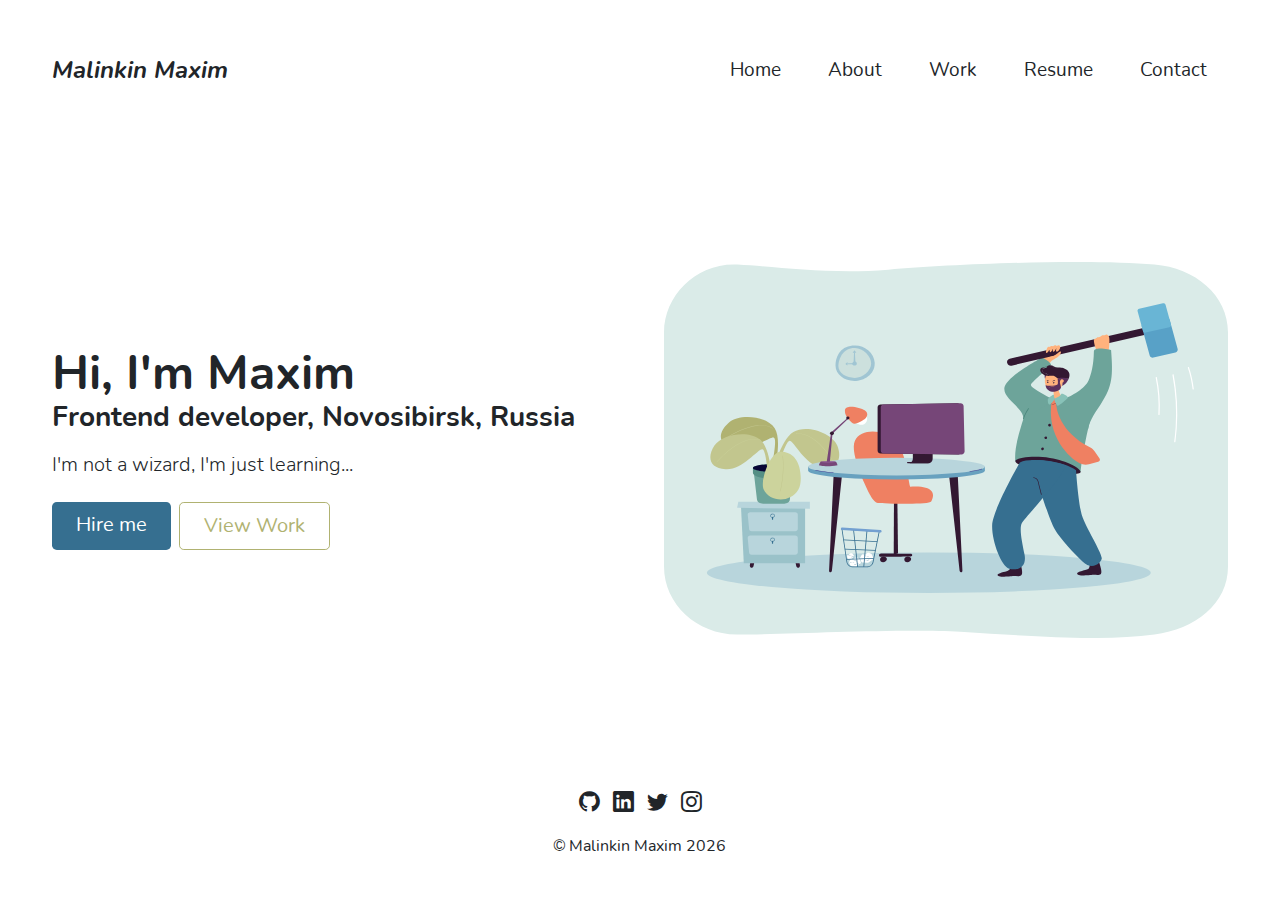
<file: index.html>
<!DOCTYPE html>
<html lang="en" dir="ltr">
  <head>
    <meta charset="utf-8">
    <meta name="viewport" content="width=device-width, initial-scale=1.0">
    <title>Portfolio</title>
    <link rel="stylesheet" href="css/normalize8.0.1.css">
    <link rel="stylesheet" href="css/bootstrap.min.css">
    <link rel="stylesheet" href="fonts/bootstrap-icons.css">
    <link rel="stylesheet" href="fonts/nunito/nunito.css">
    <link rel="stylesheet" href="css/main.css">
    <!--[if lt IE 9]>
      <script src="js/html5shiv.js"></script>
      <script src="js/respond.min.js"></script>
    <![endif]-->
    <script defer src="js/bootstrap.min.js" charset="utf-8"></script>
    <script defer src="js/main.js" charset="utf-8"></script>
  </head>
  <body>
    <header id="header" class="header">
      <div class="container">
        <nav class="header-nav d-flex justify-content-between align-items-center py-sm-4 pb-sm-5">
          <a class="header-nav__logo" href="index.html">Malinkin Maxim</a>
          <a href="#" id="open-menu" class="open-menu"><i class="bi bi-list"></i></a>
          <a href="#" id="closed-menu" class="closed-menu"><i class="bi bi-x"></i></a>
          <div id="header-nav-container" class="header-nav-container">
            <ul class="header-nav__menu">
              <li class="header-nav-menu__item"><a href="index.html">Home</a></li>
              <li class="header-nav-menu__item"><a href="html/about.html">About</a></li>
              <li class="header-nav-menu__item"><a href="html/work.html">Work</a></li>
              <li class="header-nav-menu__item"><a href="html/resume.html">Resume</a></li>
              <li class="header-nav-menu__item"><a href="html/contact.html">Contact</a></li>
            </ul>
          </div>
        </nav>
        <div id="header-mobile-container" class="header-mobile-container">
          <ul class="header-nav__menu">
            <li class="header-nav-menu__item"><a href="index.html">Home</a></li>
            <li class="header-nav-menu__item"><a href="html/about.html">About</a></li>
            <li class="header-nav-menu__item"><a href="html/work.html">Work</a></li>
            <li class="header-nav-menu__item"><a href="html/resume.html">Resume</a></li>
            <li class="header-nav-menu__item"><a href="html/contact.html">Contact</a></li>
          </ul>
        </div>
      </div>
    </header>
    <section class="main">
      <div class="container col-xxl-9 py-sm-5">
        <div class="main-img row flex-lg-row-reverse align-items-center g-5 py-sm-5">
          <div class="col-10 col-sm-8 col-lg-6">
            <img src="img/hammer.svg" class="d-block mx-lg-auto img-fluid" alt="" width="700" height="500" loading="lazy">
          </div>
          <div class="col-lg-6">
            <div class="d-flex flex-column">
              <div class="pb-mx-5">
                <h1 class="display-5 fw-bold lh-1 mb-1">Hi, I'm Maxim</h1>
                <h3 class="fw-bold mb-2">Frontend developer, Novosibirsk, Russia</h3>
                <p class="lead">I'm not a wizard, I'm just learning...</p>
              </div>
              <div class="main-btn-container d-mx-grid gap-mx-2 d-md-flex justify-content-md-start">
                <a class="main-btn-left px-sm-4 me-md-2" href="html/contact.html">Hire me</a>
                <a class="main-btn-right px-sm-4" href="html/work.html">View Work</a>
              </div>
            </div>
          </div>
        </div>
      </div>
    </section>
    <footer id="footer" class="footer">
      <div class="container py-mx-4 pt-mx-5">
        <div class="text-center pt-5">
          <div class="flex gap-4 mb-6 justify-center">
            <a href="https://github.com/Rodiyz" target="_blank" class="footer-link__icon"><i class="bi bi-github"></i></a>
            <a href="https://www.linkedin.com/in/rodiyz/" target="_blank" class="footer-link__icon"><i class="bi bi-linkedin"></i></a>
            <a href="https://twitter.com/Rodiyz" target="_blank" class="footer-link__icon"><i class="bi bi-twitter"></i></a>
            <a href="https://www.instagram.com/rodiyz/" target="_blank" class="footer-link__icon"><i class="bi bi-instagram"></i></a>
          </div>
          <div class="footer-copy">
            <p>&copy Malinkin Maxim <spam class="footer-copy__date" id="footer-copy__date">0</spam></p>
          </div>
        </div>
      </div>
    </footer>
  </body>
</html>
</file>
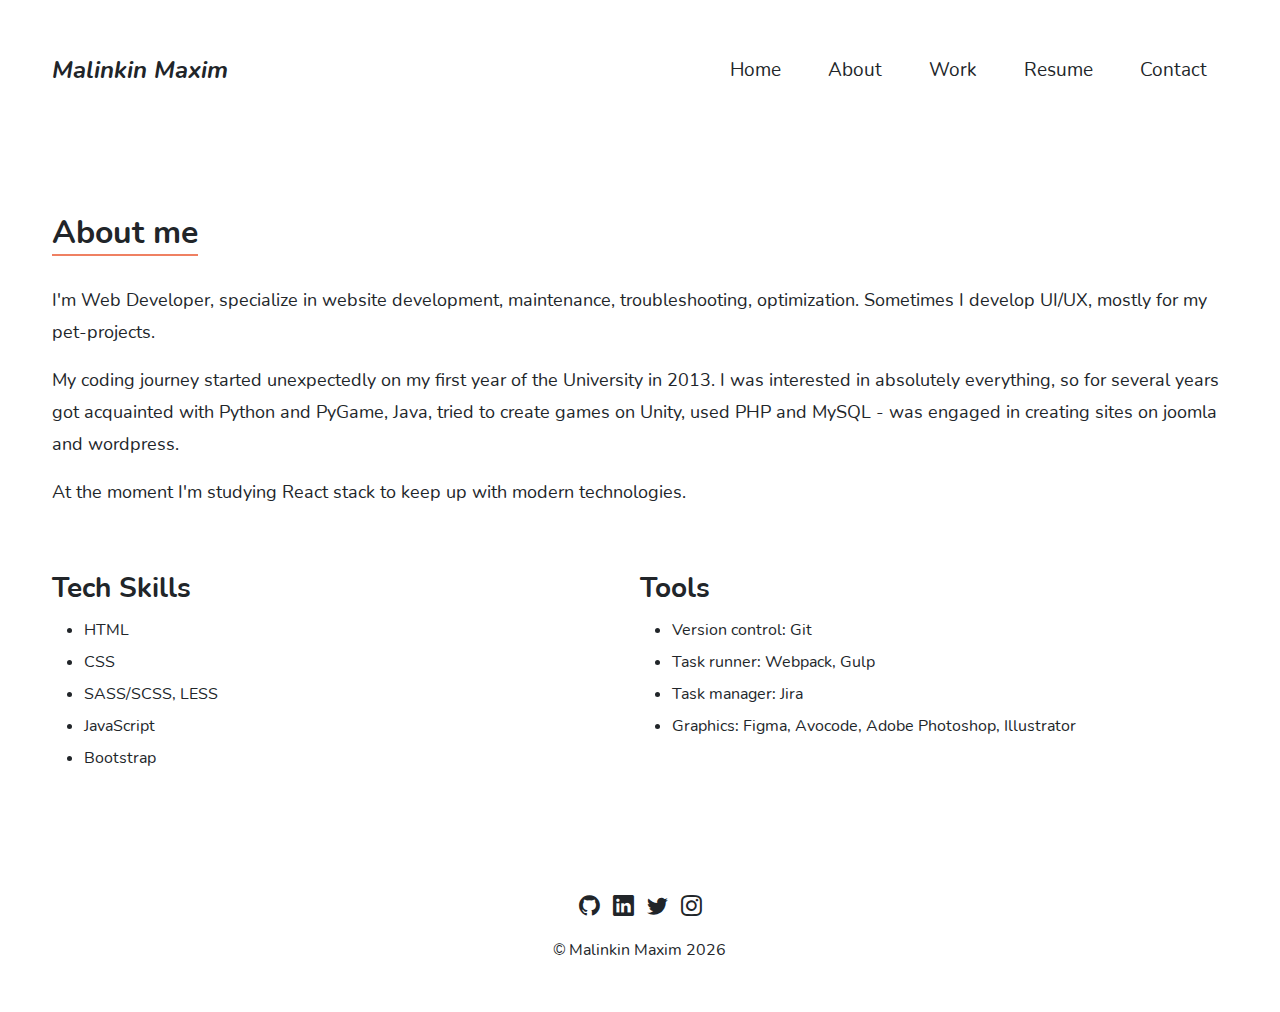
<file: html/about.html>
<!DOCTYPE html>
<html lang="en" dir="ltr">
  <head>
    <meta charset="utf-8">
    <meta name="viewport" content="width=device-width, initial-scale=1.0">
    <title>Portfolio</title>
    <link rel="stylesheet" href="../css/normalize8.0.1.css">
    <link rel="stylesheet" href="../css/bootstrap.min.css">
    <link rel="stylesheet" href="../fonts/bootstrap-icons.css">
    <link rel="stylesheet" href="../fonts/nunito/nunito.css">
    <link rel="stylesheet" href="../css/main.css">
    <!--[if lt IE 9]>
      <script src="../js/html5shiv.js"></script>
      <script src="../js/respond.min.js"></script>
    <![endif]-->
    <script defer src="../js/bootstrap.min.js" charset="utf-8"></script>
    <script defer src="../js/main.js" charset="utf-8"></script>
  </head>
  <body>
    <header id="header" class="header">
      <div class="container">
        <nav class="header-nav d-flex justify-content-between align-items-center py-4">
          <a class="header-nav__logo" href="../index.html">Malinkin Maxim</a>
          <div class="header-nav-container">
            <ul class="header-nav__menu">
              <li class="header-nav-menu__item"><a href="../index.html">Home</a></li>
              <li class="header-nav-menu__item"><a href="../html/about.html">About</a></li>
              <li class="header-nav-menu__item"><a href="../html/work.html">Work</a></li>
              <li class="header-nav-menu__item"><a href="../html/resume.html">Resume</a></li>
              <li class="header-nav-menu__item"><a href="../html/contact.html">Contact</a></li>
            </ul>
          </div>
        </nav>
      </div>
    </header>
    <section class="about">
      <div class="container col-xxl-8 py-4 pt-5">
        <div class="about-text">
          <h2 class="fw-bold py-4"><span class="about-headline">About me</span></h2>
          <p>I'm Web Developer, specialize in website development, maintenance, troubleshooting, optimization. Sometimes I develop UI/UX, mostly for my pet-projects.</p>
          <p>My coding journey started unexpectedly on my first year of the University in 2013. I was interested in absolutely everything, so for several years got acquainted with Python and PyGame, Java, tried to create games on Unity, used PHP and MySQL - was engaged in creating sites on joomla and wordpress.</p>
          <p>At the moment I'm studying React stack to keep up with modern technologies.</p>
        </div>
        <div class="d-flex flex-row justify-content-start py-5">
          <div class="about-tech w-50">
            <h3 class="fw-bold">Tech Skills</h3>
            <ul>
              <li>HTML</li>
              <li>CSS</li>
              <li>SASS/SCSS, LESS</li>
              <li>JavaScript</li>
              <li>Bootstrap</li>
            </ul>
          </div>
          <div class="about-soft w-50">
            <h3 class="fw-bold">Tools</h3>
            <ul>
              <li>Version control: Git</li>
              <li>Task runner: Webpack, Gulp</li>
              <li>Task manager: Jira</li>
              <li>Graphics: Figma, Avocode, Adobe Photoshop, Illustrator</li>
            </ul>
          </div>
        </div>
      </div>
    </section>
    <footer id="footer" class="footer">
      <div class="container py-4">
        <div class="text-center">
          <div class="flex gap-4 mb-6 justify-center">
            <a href="https://github.com/Rodiyz" target="_blank" class="footer-link__icon"><i class="bi bi-github"></i></a>
            <a href="https://www.linkedin.com/in/rodiyz/" target="_blank" class="footer-link__icon"><i class="bi bi-linkedin"></i></a>
            <a href="https://twitter.com/Rodiyz" target="_blank" class="footer-link__icon"><i class="bi bi-twitter"></i></a>
            <a href="https://www.instagram.com/rodiyz/" target="_blank" class="footer-link__icon"><i class="bi bi-instagram"></i></a>
          </div>
          <div class="footer-copy">
            <p>&copy Malinkin Maxim <spam class="footer-copy__date" id="footer-copy__date">0</spam></p>
          </div>
        </div>
      </div>
    </footer>
  </body>
</html>
</file>
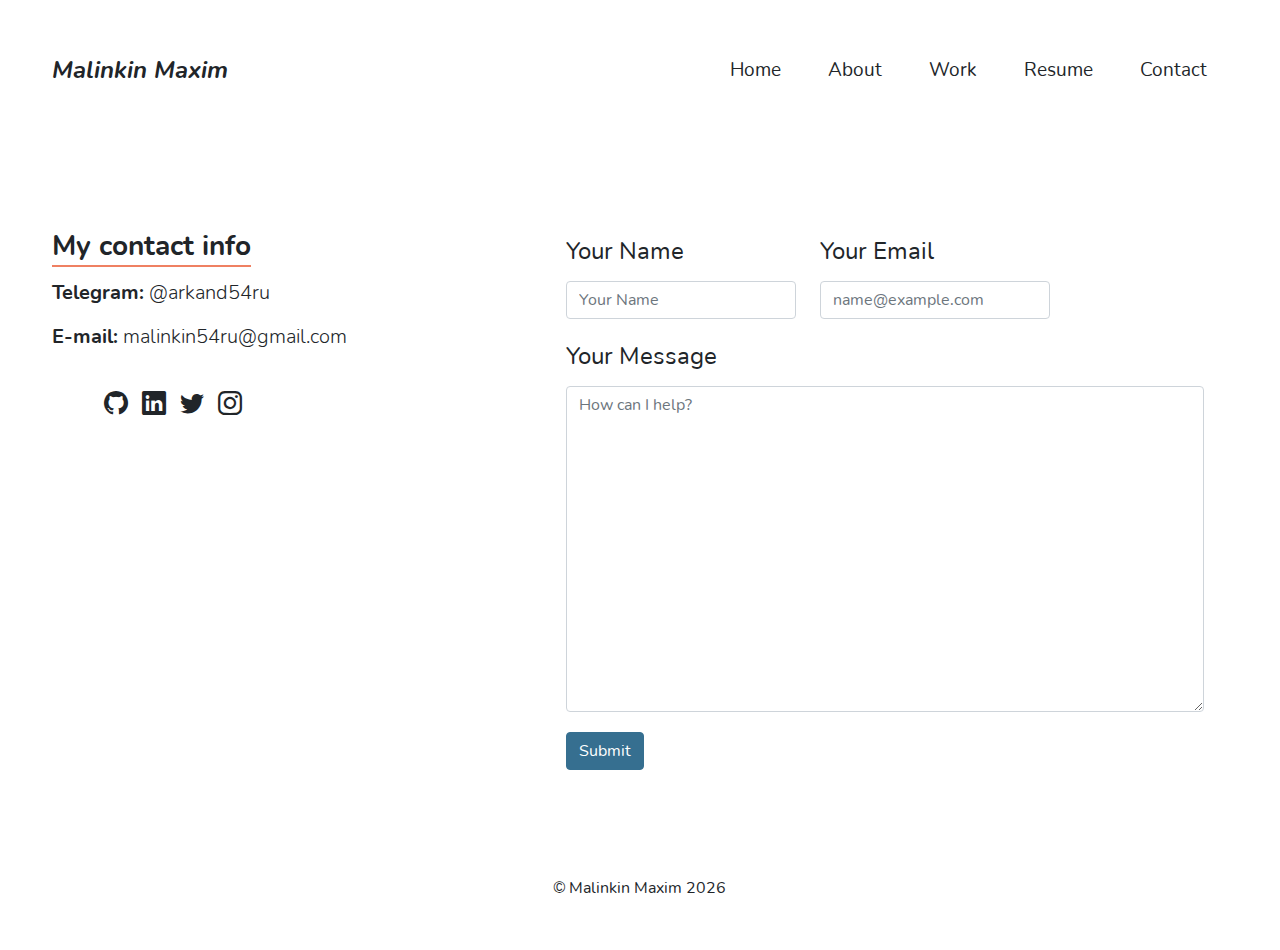
<file: html/contact.html>
<!DOCTYPE html>
<html lang="en" dir="ltr">
  <head>
    <meta charset="utf-8">
    <meta name="viewport" content="width=device-width, initial-scale=1.0">
    <title>Portfolio</title>
    <link rel="stylesheet" href="../css/normalize8.0.1.css">
    <link rel="stylesheet" href="../css/bootstrap.min.css">
    <link rel="stylesheet" href="../fonts/bootstrap-icons.css">
    <link rel="stylesheet" href="../fonts/nunito/nunito.css">
    <link rel="stylesheet" href="../css/main.css">
    <!--[if lt IE 9]>
      <script src="../js/html5shiv.js"></script>
      <script src="../js/respond.min.js"></script>
    <![endif]-->
    <script defer src="../js/bootstrap.min.js" charset="utf-8"></script>
    <script defer src="../js/main.js" charset="utf-8"></script>
  </head>
  <body>
    <header id="header" class="header">
      <div class="container">
        <nav class="header-nav d-flex justify-content-between align-items-center py-4 mb-3">
          <a class="header-nav__logo" href="../index.html">Malinkin Maxim</a>
          <div class="header-nav-container">
            <ul class="header-nav__menu">
              <li class="header-nav-menu__item"><a href="../index.html">Home</a></li>
              <li class="header-nav-menu__item"><a href="../html/about.html">About</a></li>
              <li class="header-nav-menu__item"><a href="../html/work.html">Work</a></li>
              <li class="header-nav-menu__item"><a href="../html/resume.html">Resume</a></li>
              <li class="header-nav-menu__item"><a href="../html/contact.html">Contact</a></li>
            </ul>
          </div>
        </nav>
      </div>
    </header>
    <section class="contact py-4">
      <div class="container py-5">
        <div class="d-flex justify-content-between align-items-start contact-form">
          <div class="col-4 lh-1">
            <h3 class="fw-bold mb-3"><span class="about-headline">My contact info</span></h3>
            <p class="lead py-1"><span class="fw-bold">Telegram:</span> @arkand54ru</p>
            <p class="lead py-1"><span class="fw-bold">E-mail:</span> malinkin54ru@gmail.com</p>
            <div class="py-4 px-5">
              <div class="flex gap-4 mb-6 justify-center">
                <a href="https://github.com/Rodiyz" target="_blank" class="footer-link__icon"><i class="bi bi-github"></i></a>
                <a href="https://www.linkedin.com/in/rodiyz/" target="_blank" class="footer-link__icon"><i class="bi bi-linkedin"></i></a>
                <a href="https://twitter.com/Rodiyz" target="_blank" class="footer-link__icon"><i class="bi bi-twitter"></i></a>
                <a href="https://www.instagram.com/rodiyz/" target="_blank" class="footer-link__icon"><i class="bi bi-instagram"></i></a>
              </div>
            </div>
          </div>
          <div class="col-7 px-4">
            <form class="" action="" method="post">
              <div class="d-flex gap-4">
                <div class="mb-3">
                  <label for="name" class="form-label contact-form">Your Name</label>
                  <input type="email" class="form-control" id="exampleFormControlInput1" placeholder="Your Name">
                </div>
                <div class="mb-3">
                  <label for="email" class="form-label contact-form">Your Email</label>
                  <input type="email" class="form-control" id="exampleFormControlInput1" placeholder="name@example.com">
                </div>
              </div>
              <div class="mb-3">
                <label for="message" class="form-label contact-form">Your Message</label>
                <textarea class="form-control" id="exampleFormControlTextarea1" rows="13" placeholder="How can I help?"></textarea>
              </div>
              <a class="btn btn-primary contact-button" href="#" role="button">Submit</a>
            </form>
          </div>
        </div>
      </div>
    </section>
    <footer id="footer" class="footer">
      <div class="container py-4">
        <div class="text-center">
          <div class="footer-copy">
            <p>&copy Malinkin Maxim <spam class="footer-copy__date" id="footer-copy__date">0</spam></p>
          </div>
        </div>
      </div>
    </footer>
  </body>
</html>
</file>
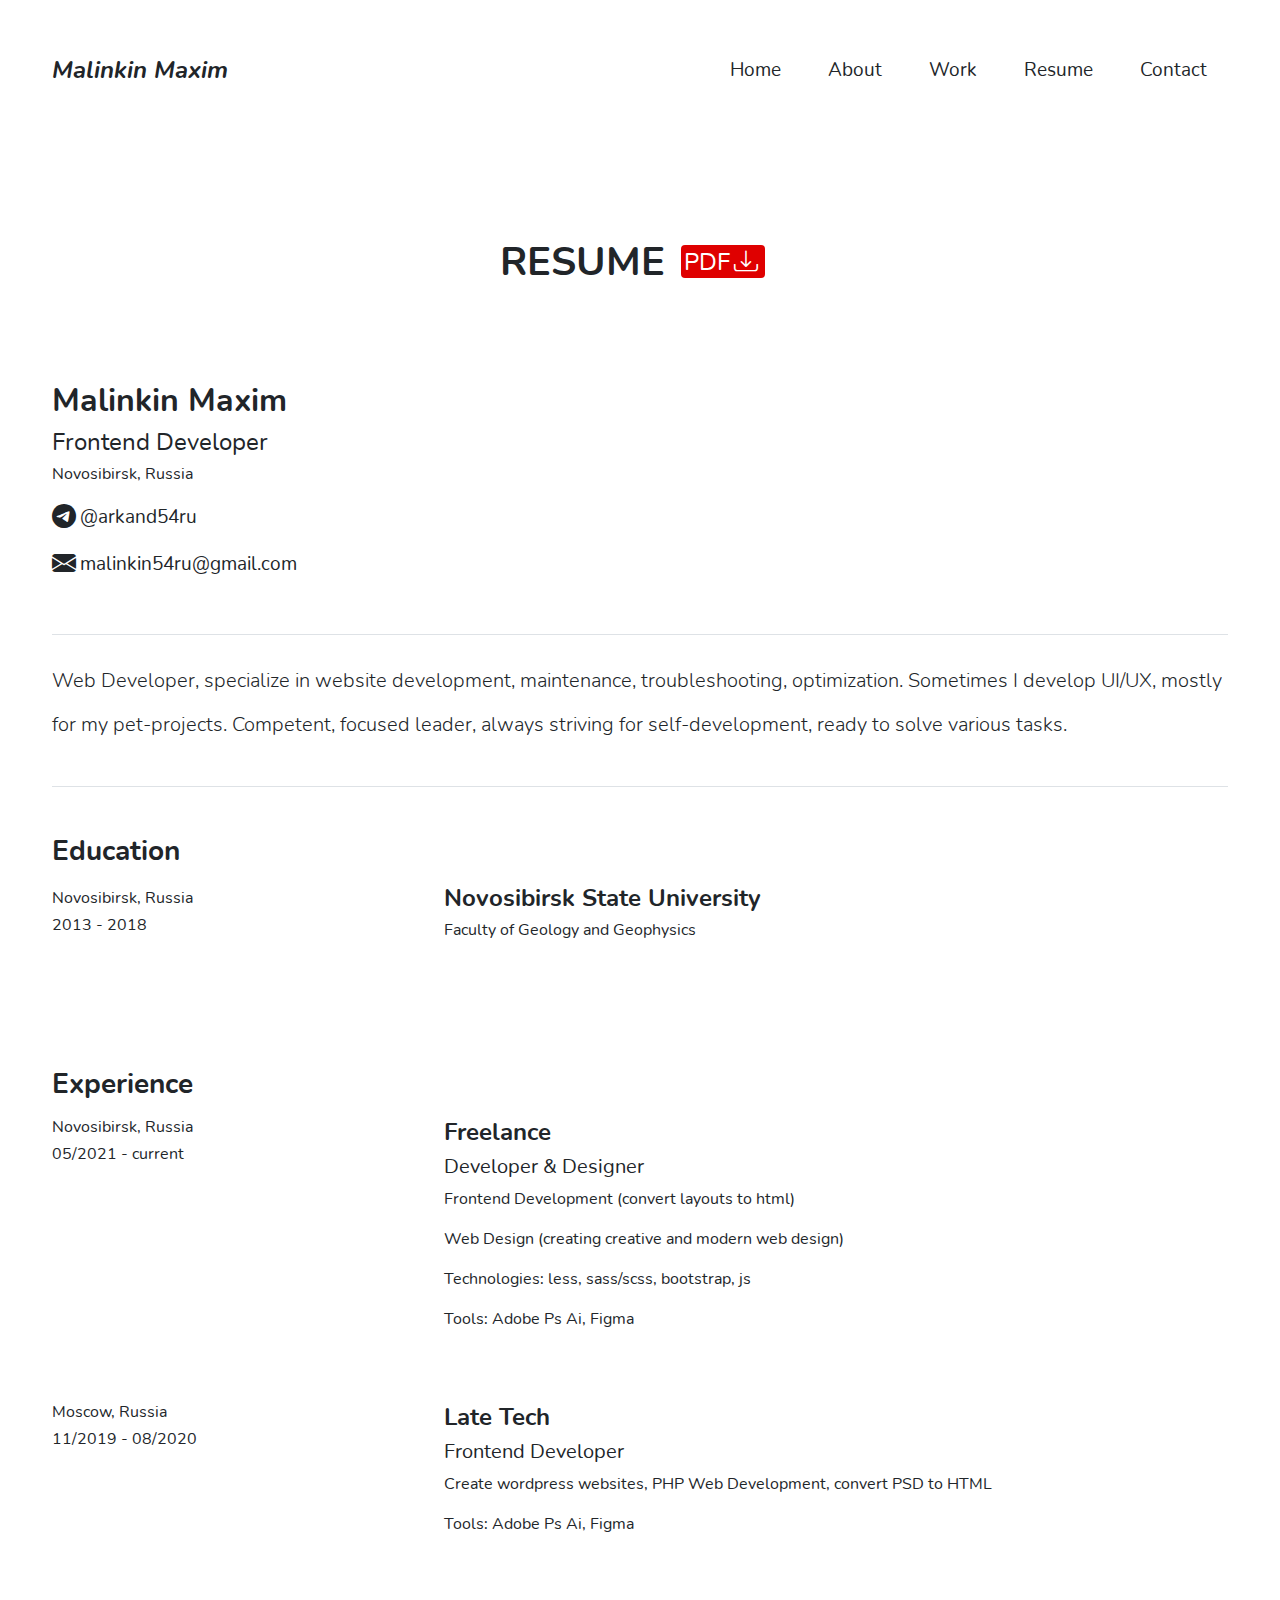
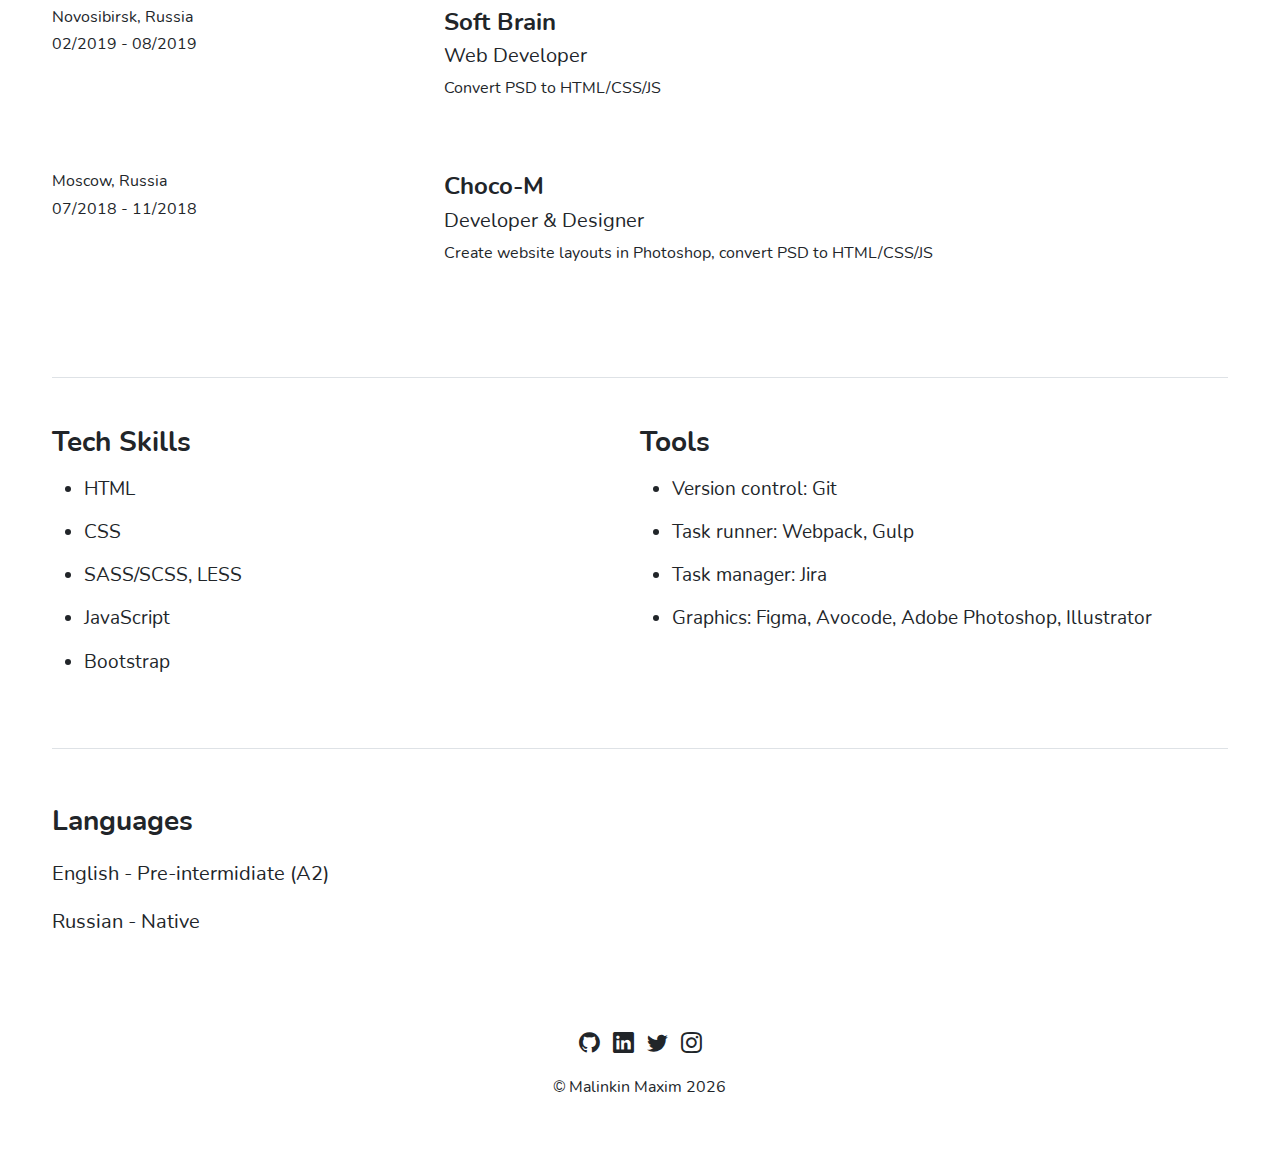
<file: html/resume.html>
<!DOCTYPE html>
<html lang="en" dir="ltr">
  <head>
    <meta charset="utf-8">
    <meta name="viewport" content="width=device-width, initial-scale=1.0">
    <title>Portfolio-resume</title>
    <link rel="stylesheet" href="../css/normalize8.0.1.css">
    <link rel="stylesheet" href="../css/bootstrap.min.css">
    <link rel="stylesheet" href="../fonts/bootstrap-icons.css">
    <link rel="stylesheet" href="../fonts/nunito/nunito.css">
    <link rel="stylesheet" href="../css/main.css">
    <!--[if lt IE 9]>
      <script src="../js/html5shiv.js"></script>
      <script src="../js/respond.min.js"></script>
    <![endif]-->
    <script defer src="../js/bootstrap.min.js" charset="utf-8"></script>
    <script defer src="../js/main.js" charset="utf-8"></script>
  </head>
  <body>
    <header id="header" class="header">
      <div class="container">
        <nav class="header-nav d-flex justify-content-between align-items-center py-4">
          <a class="header-nav__logo" href="../index.html">Malinkin Maxim</a>
          <div class="header-nav-container">
            <ul class="header-nav__menu">
              <li class="header-nav-menu__item"><a href="../index.html">Home</a></li>
              <li class="header-nav-menu__item"><a href="../html/about.html">About</a></li>
              <li class="header-nav-menu__item"><a href="../html/work.html">Work</a></li>
              <li class="header-nav-menu__item"><a href="../html/resume.html">Resume</a></li>
              <li class="header-nav-menu__item"><a href="../html/contact.html">Contact</a></li>
            </ul>
          </div>
        </nav>
      </div>
    </header>
    <section class="resume">
      <div class="container py-5">
        <div class="d-flex justify-content-center py-5">
          <h2 class="fw-bold display-6 my-auto">RESUME</h2>
          <div class="resume-headline">
            <a href="../pdf/malinkin-resume.pdf" download class="resume-headline-link mx-3">PDF<i class="bi bi-download px-1"></i></a>
          </div>
        </div>
        <div class="d-flex justify-content-between py-5">
          <div class="col-4">
            <h2 class="fw-bold">Malinkin Maxim</h2>
            <h4>Frontend Developer</h4>
            <h6>Novosibirsk, Russia</h6>
            <div class="resume-telegram d-flex py-1 align-items-center"><i class="bi bi-telegram"></i> <spam class="d-block px-1">@arkand54ru</spam></div>
            <a href="#" class="resume-email d-flex align-items-center"><i class="bi bi-envelope-fill"></i> <spam class="px-1">malinkin54ru@gmail.com</spam></a>
          </div>
          <div class="col-8"></div>
        </div>
        <div class="w-100 border-bottom"></div>
        <div class="lead py-4">
          <p>Web Developer, specialize in website development, maintenance, troubleshooting, optimization. Sometimes I develop UI/UX, mostly for my pet-projects. Competent, focused leader, always striving for self-development,  ready to solve various tasks.</p>
        </div>
        <div class="w-100 border-bottom"></div>
        <div class="pt-5">
          <h3 class="fw-bold">Education</h3>
        </div>
        <div class="d-flex justify-content-between align-items-center pt-2 pb-5">
          <div class="col-3">
            <h6>Novosibirsk, Russia</h6>
            <h6>2013 - 2018</h6>
          </div>
          <div class="col-8">
            <h4 class="fw-bold">Novosibirsk State University</h4>
            <h6>Faculty of Geology and Geophysics</h6>
          </div>
        </div>
      </div>
    </section>
    <section class="experience">
      <div class="container">
        <div class="pt-4">
          <h3 class="fw-bold">Experience</h3>
        </div>
        <div class="d-flex justify-content-between align-items-start pt-2 pb-5">
          <div class="col-3">
            <h6>Novosibirsk, Russia</h6>
            <h6>05/2021 - current</h6>
          </div>
          <div class="col-8">
            <h4 class="fw-bold">Freelance</h4>
            <h5>Developer & Designer</h5>
            <p class="experience-article py-1">Frontend Development (convert layouts to html) </p>
            <p class="experience-article py-1">Web Design (creating creative and modern web design)</p>
            <p class="experience-article py-1">Technologies: less, sass/scss, bootstrap, js</p>
            <p class="experience-article py-1">Tools: Adobe Ps Ai, Figma</p>
          </div>
        </div>
        <div class="d-flex justify-content-between align-items-start pt-2 pb-5">
          <div class="col-3">
            <h6>Moscow, Russia</h6>
            <h6>11/2019 - 08/2020</h6>
          </div>
          <div class="col-8">
            <h4 class="fw-bold">Late Tech</h4>
            <h5>Frontend Developer</h5>
            <p class="experience-article py-1">Create wordpress websites, PHP Web Development, convert PSD to HTML</p>
            <p class="experience-article py-1">Tools: Adobe Ps Ai, Figma</p>
          </div>
        </div>
        <div class="d-flex justify-content-between align-items-start pt-2 pb-5">
          <div class="col-3">
            <h6>Novosibirsk, Russia</h6>
            <h6>02/2019 - 08/2019</h6>
          </div>
          <div class="col-8">
            <h4 class="fw-bold">Soft Brain</h4>
            <h5>Web Developer</h5>
            <p class="experience-article py-1">Convert PSD to HTML/CSS/JS</p>
          </div>
        </div>
        <div class="d-flex justify-content-between align-items-start pt-2 pb-5">
          <div class="col-3">
            <h6>Moscow, Russia</h6>
            <h6>07/2018 - 11/2018</h6>
          </div>
          <div class="col-8">
            <h4 class="fw-bold">Choco-M</h4>
            <h5>Developer & Designer</h5>
            <p class="experience-article py-1">Create website layouts in Photoshop, convert PSD to HTML/CSS/JS</p>
          </div>
        </div>
        <div class="w-100 border-bottom py-4"></div>
      </div>
    </section>
    <section class="skills">
      <div class="container">
        <div class="d-flex flex-row justify-content-start py-5">
          <div class="about-tech w-50">
            <h3 class="fw-bold">Tech Skills</h3>
            <ul>
              <li>HTML</li>
              <li>CSS</li>
              <li>SASS/SCSS, LESS</li>
              <li>JavaScript</li>
              <li>Bootstrap</li>
            </ul>
          </div>
          <div class="about-soft w-50">
            <h3 class="fw-bold">Tools</h3>
            <ul>
              <li>Version control: Git</li>
              <li>Task runner: Webpack, Gulp</li>
              <li>Task manager: Jira</li>
              <li>Graphics: Figma, Avocode, Adobe Photoshop, Illustrator</li>
            </ul>
          </div>
        </div>
        <div class="w-100 border-bottom"></div>
        <div class="py-5">
          <h3 class="fw-bold py-2">Languages</h3>
          <h5 class="py-2">English - Pre-intermidiate (A2)</h5>
          <h5 class="py-2">Russian - Native</h5>
        </div>
      </div>
    </section>
    <footer id="footer" class="footer">
      <div class="container py-4">
        <div class="text-center">
          <div class="flex gap-4 mb-6 justify-center">
            <a href="https://github.com/Rodiyz" target="_blank" class="footer-link__icon"><i class="bi bi-github"></i></a>
            <a href="https://www.linkedin.com/in/rodiyz/" target="_blank" class="footer-link__icon"><i class="bi bi-linkedin"></i></a>
            <a href="https://twitter.com/Rodiyz" target="_blank" class="footer-link__icon"><i class="bi bi-twitter"></i></a>
            <a href="https://www.instagram.com/rodiyz/" target="_blank" class="footer-link__icon"><i class="bi bi-instagram"></i></a>
          </div>
          <div class="footer-copy">
            <p>&copy Malinkin Maxim <spam class="footer-copy__date" id="footer-copy__date">0</spam></p>
          </div>
        </div>
      </div>
    </footer>
  </body>
</html>
</file>
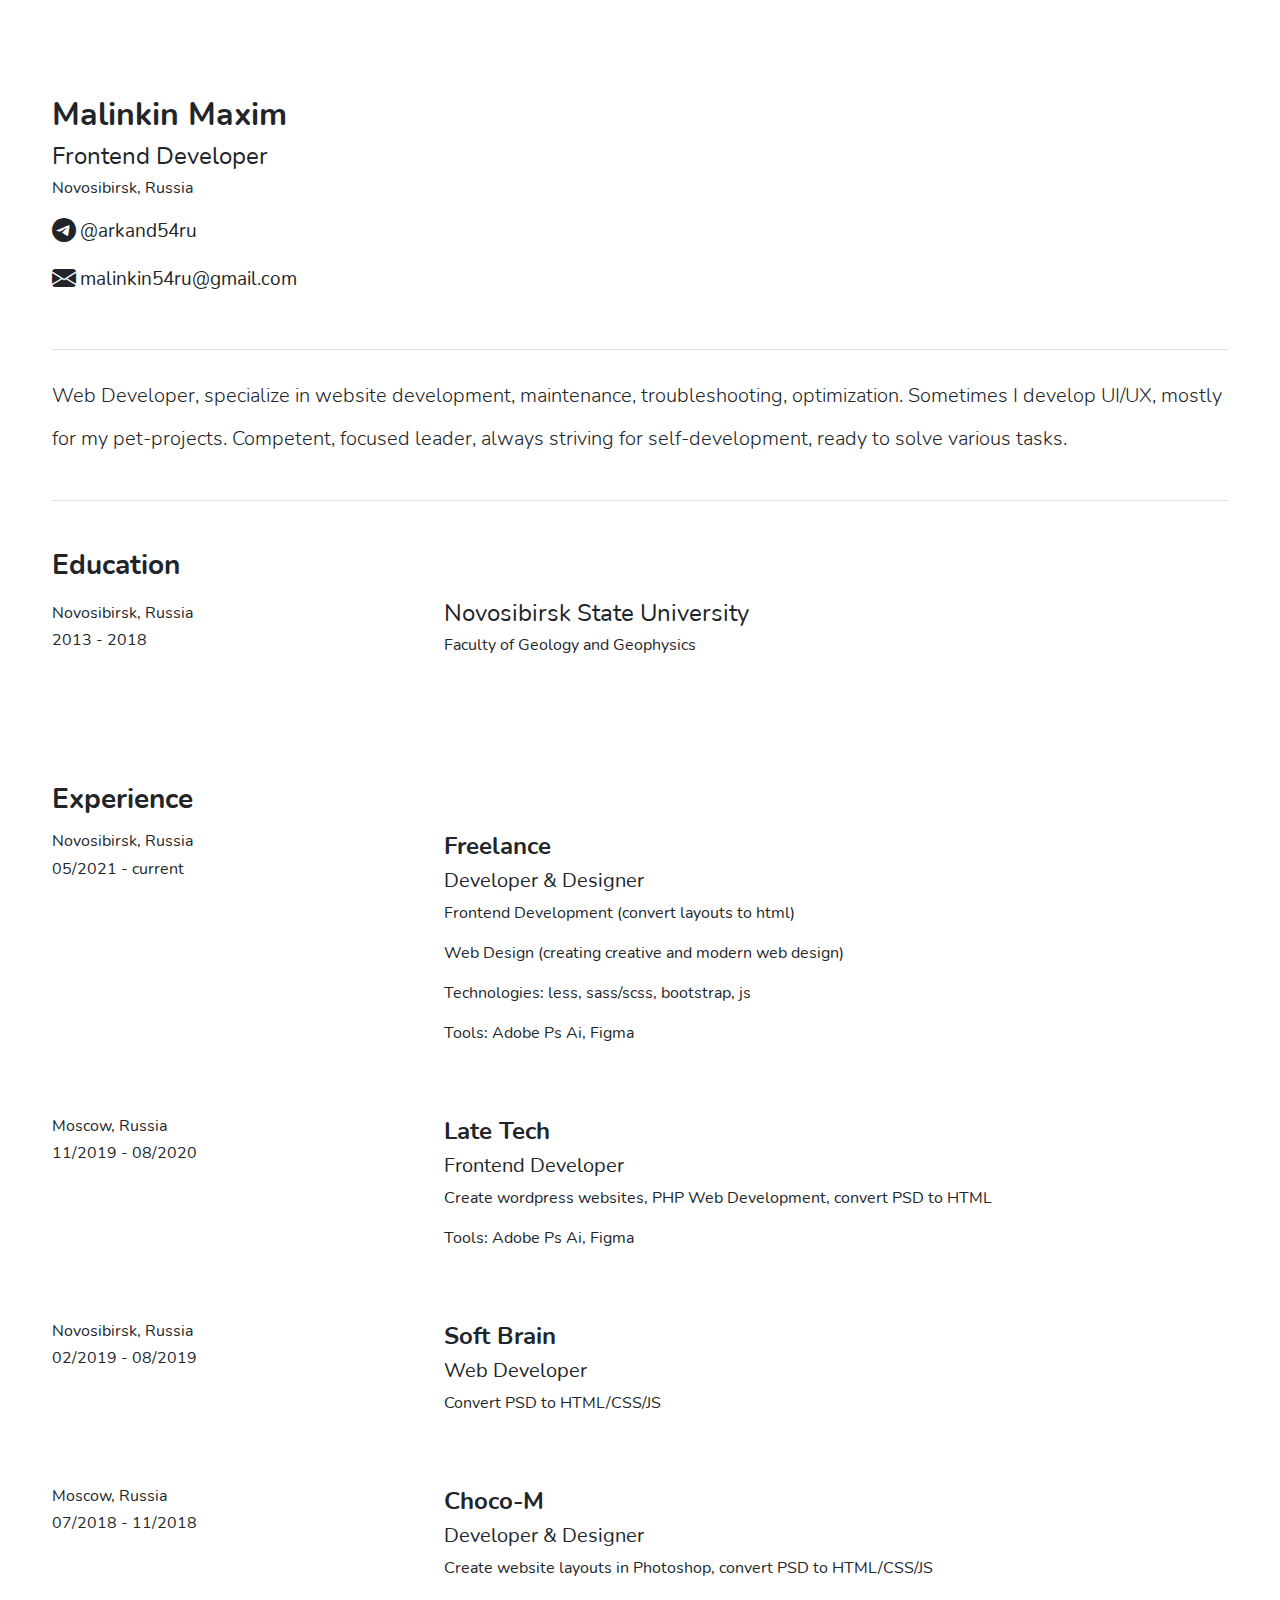
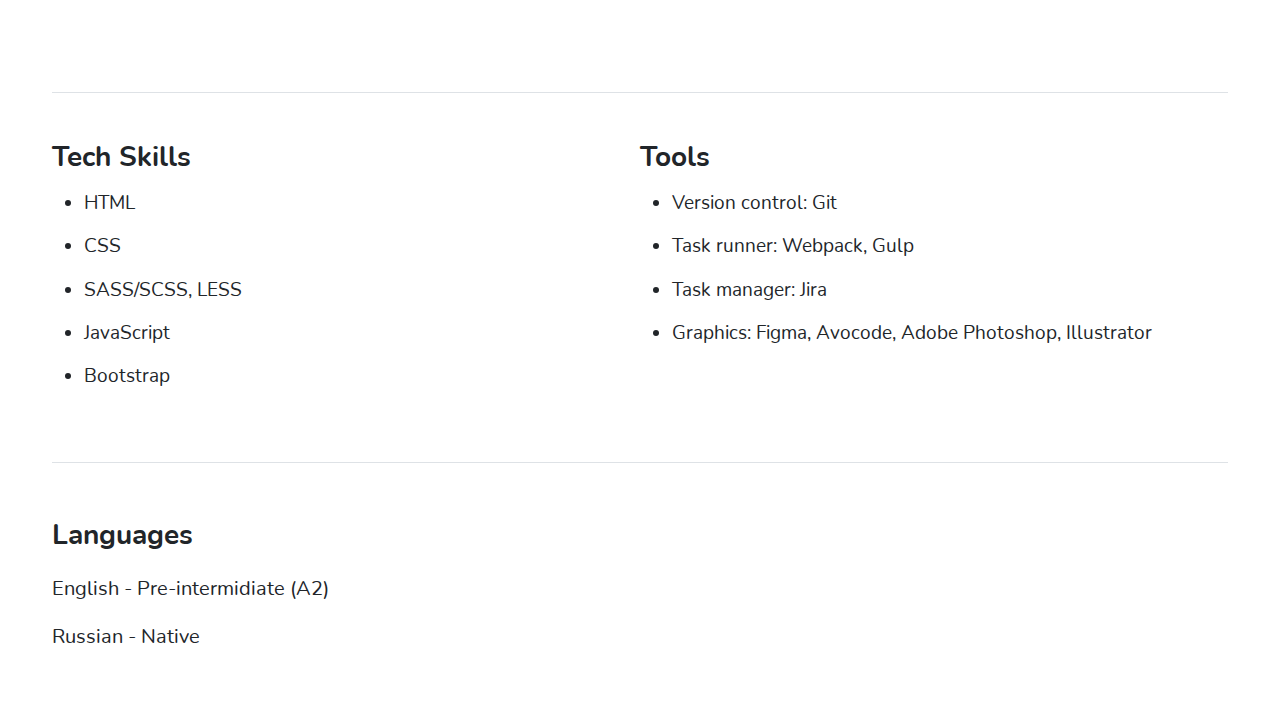
<file: html/resume2.html>
<!DOCTYPE html>
<html lang="en" dir="ltr">
  <head>
    <meta charset="utf-8">
    <meta name="viewport" content="width=device-width, initial-scale=1.0">
    <title>Portfolio-resume</title>
    <link rel="stylesheet" href="../css/normalize8.0.1.css">
    <link rel="stylesheet" href="../css/bootstrap.min.css">
    <link rel="stylesheet" href="../fonts/bootstrap-icons.css">
    <link rel="stylesheet" href="../fonts/nunito/nunito.css">
    <link rel="stylesheet" href="../css/main.css">
    <!--[if lt IE 9]>
      <script src="../js/html5shiv.js"></script>
      <script src="../js/respond.min.js"></script>
    <![endif]-->
    <script defer src="../js/bootstrap.min.js" charset="utf-8"></script>
    <script defer src="../js/main.js" charset="utf-8"></script>
  </head>
  <body>
    <section class="resume">
      <div class="container py-5">
        <div class="d-flex justify-content-between py-5">
          <div class="col-4">
            <h2 class="fw-bold">Malinkin Maxim</h2>
            <h4>Frontend Developer</h4>
            <h6>Novosibirsk, Russia</h6>
            <div class="resume-telegram d-flex py-1 align-items-center"><i class="bi bi-telegram"></i> <spam class="d-block px-1">@arkand54ru</spam></div>
            <a href="#" class="resume-email d-flex align-items-center"><i class="bi bi-envelope-fill"></i> <spam class="px-1">malinkin54ru@gmail.com</spam></a>
          </div>
          <div class="col-8"></div>
        </div>
        <div class="w-100 border-bottom"></div>
        <div class="lead py-4">
          <p>Web Developer, specialize in website development, maintenance, troubleshooting, optimization. Sometimes I develop UI/UX, mostly for my pet-projects. Competent, focused leader, always striving for self-development,  ready to solve various tasks.</p>
        </div>
        <div class="w-100 border-bottom"></div>
        <div class="pt-5">
          <h3 class="fw-bold">Education</h3>
        </div>
        <div class="d-flex justify-content-between align-items-center pt-2 pb-5">
          <div class="col-3">
            <h6>Novosibirsk, Russia</h6>
            <h6>2013 - 2018</h6>
          </div>
          <div class="col-8">
            <h4>Novosibirsk State University</h4>
            <h6>Faculty of Geology and Geophysics</h6>
          </div>
        </div>
      </div>
    </section>
    <section class="experience">
      <div class="container">
        <div class="pt-4">
          <h3 class="fw-bold">Experience</h3>
        </div>
        <div class="d-flex justify-content-between align-items-start pt-2 pb-5">
          <div class="col-3">
            <h6>Novosibirsk, Russia</h6>
            <h6>05/2021 - current</h6>
          </div>
          <div class="col-8">
            <h4 class="fw-bold">Freelance</h4>
            <h5>Developer & Designer</h5>
            <p class="experience-article py-1">Frontend Development (convert layouts to html) </p>
            <p class="experience-article py-1">Web Design (creating creative and modern web design)</p>
            <p class="experience-article py-1">Technologies: less, sass/scss, bootstrap, js</p>
            <p class="experience-article py-1">Tools: Adobe Ps Ai, Figma</p>
          </div>
        </div>
        <div class="d-flex justify-content-between align-items-start pt-2 pb-5">
          <div class="col-3">
            <h6>Moscow, Russia</h6>
            <h6>11/2019 - 08/2020</h6>
          </div>
          <div class="col-8">
            <h4 class="fw-bold">Late Tech</h4>
            <h5>Frontend Developer</h5>
            <p class="experience-article py-1">Create wordpress websites, PHP Web Development, convert PSD to HTML</p>
            <p class="experience-article py-1">Tools: Adobe Ps Ai, Figma</p>
          </div>
        </div>
        <div class="d-flex justify-content-between align-items-start pt-2 pb-5">
          <div class="col-3">
            <h6>Novosibirsk, Russia</h6>
            <h6>02/2019 - 08/2019</h6>
          </div>
          <div class="col-8">
            <h4 class="fw-bold">Soft Brain</h4>
            <h5>Web Developer</h5>
            <p class="experience-article py-1">Convert PSD to HTML/CSS/JS</p>
          </div>
        </div>
        <div class="d-flex justify-content-between align-items-start pt-2 pb-5">
          <div class="col-3">
            <h6>Moscow, Russia</h6>
            <h6>07/2018 - 11/2018</h6>
          </div>
          <div class="col-8">
            <h4 class="fw-bold">Choco-M</h4>
            <h5>Developer & Designer</h5>
            <p class="experience-article py-1">Create website layouts in Photoshop, convert PSD to HTML/CSS/JS</p>
          </div>
        </div>
        <div class="w-100 border-bottom py-4"></div>
      </div>
    </section>
    <section class="skills">
      <div class="container">
        <div class="d-flex flex-row justify-content-start py-5">
          <div class="about-tech w-50">
            <h3 class="fw-bold">Tech Skills</h3>
            <ul>
              <li>HTML</li>
              <li>CSS</li>
              <li>SASS/SCSS, LESS</li>
              <li>JavaScript</li>
              <li>Bootstrap</li>
            </ul>
          </div>
          <div class="about-soft w-50">
            <h3 class="fw-bold">Tools</h3>
            <ul>
              <li>Version control: Git</li>
              <li>Task runner: Webpack, Gulp</li>
              <li>Task manager: Jira</li>
              <li>Graphics: Figma, Avocode, Adobe Photoshop, Illustrator</li>
            </ul>
          </div>
        </div>
        <div class="w-100 border-bottom"></div>
        <div class="py-5">
          <h3 class="fw-bold py-2">Languages</h3>
          <h5 class="py-2">English - Pre-intermidiate (A2)</h5>
          <h5 class="py-2">Russian - Native</h5>
        </div>
      </div>
    </section>
  </body>
</html>
</file>
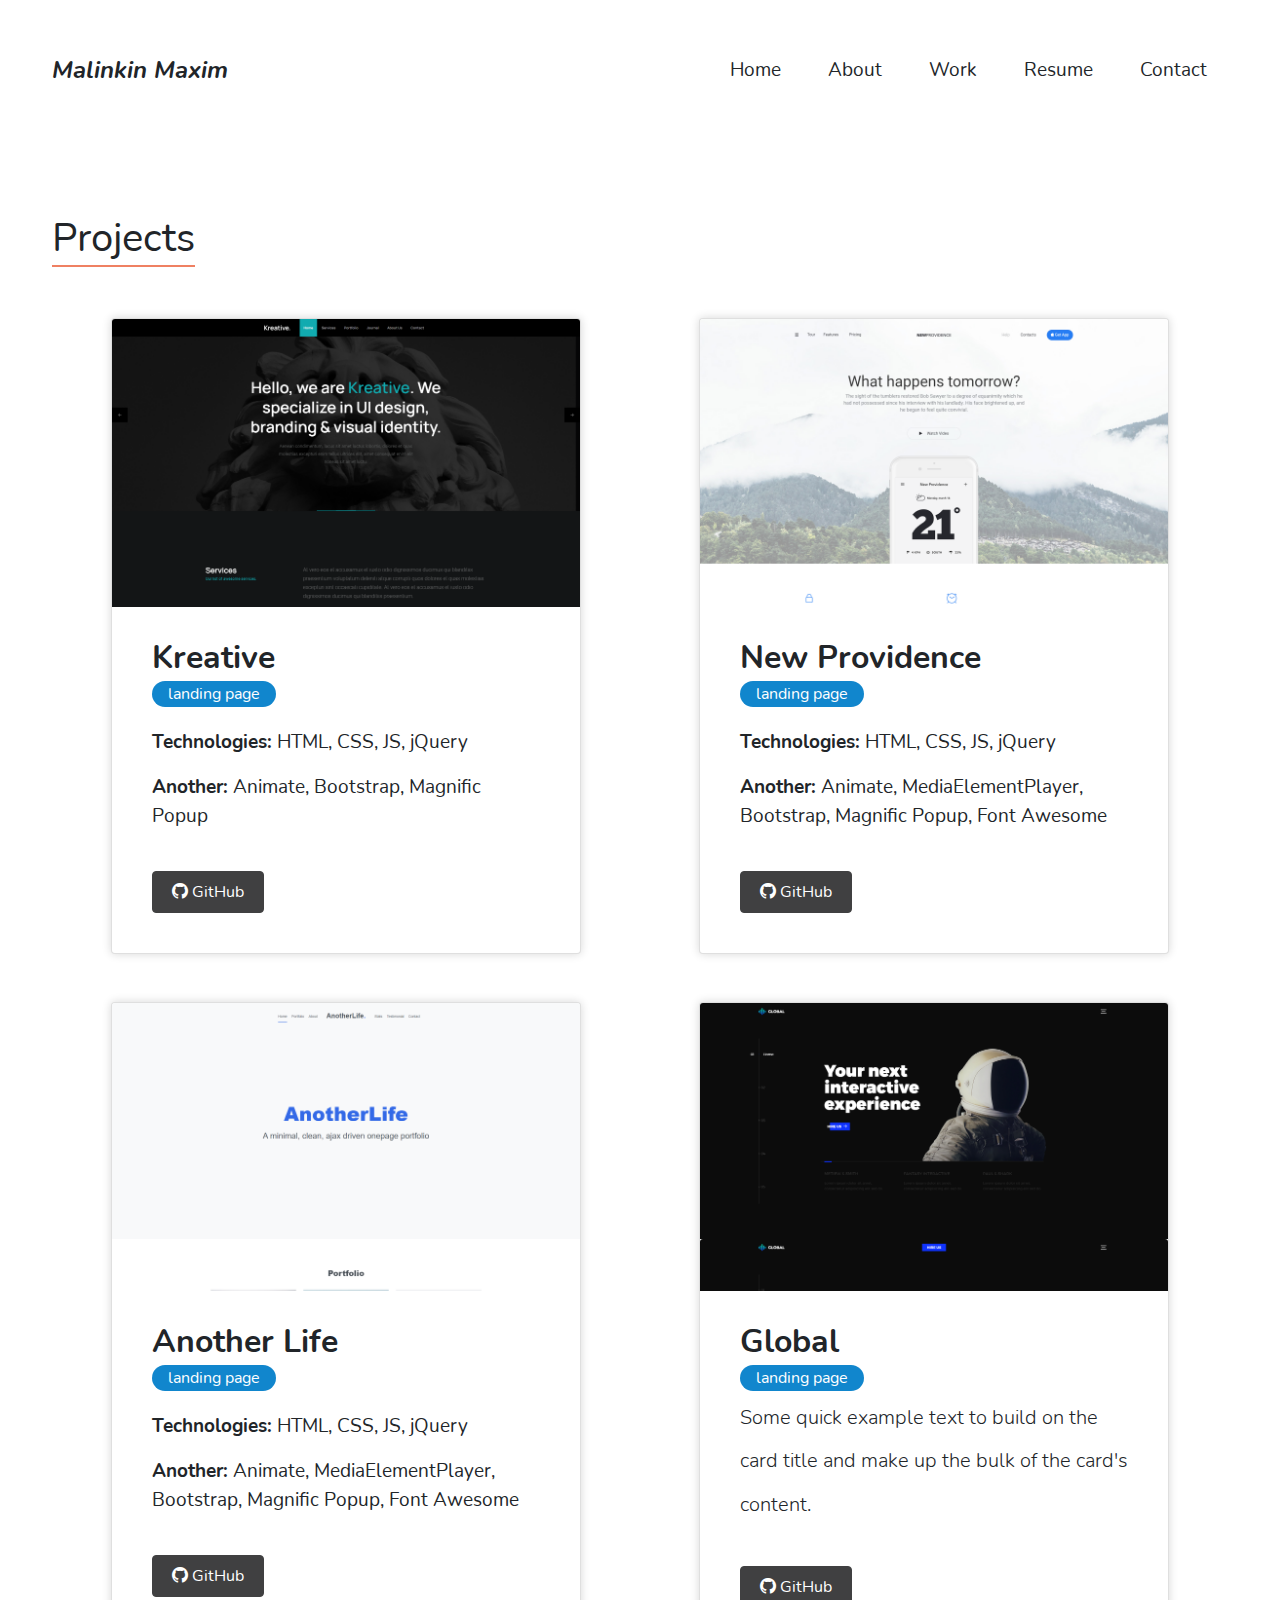
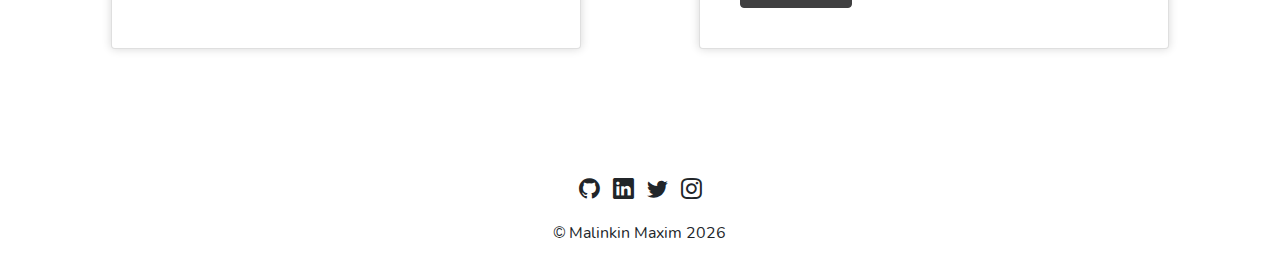
<file: html/work.html>
<!DOCTYPE html>
<html lang="en" dir="ltr">
  <head>
    <meta charset="utf-8">
    <meta name="viewport" content="width=device-width, initial-scale=1.0">
    <title>Portfolio</title>
    <link rel="stylesheet" href="../css/normalize8.0.1.css">
    <link rel="stylesheet" href="../css/bootstrap.min.css">
    <link rel="stylesheet" href="../fonts/bootstrap-icons.css">
    <link rel="stylesheet" href="../fonts/nunito/nunito.css">
    <link rel="stylesheet" href="../css/main.css">
    <!--[if lt IE 9]>
      <script src="../js/html5shiv.js"></script>
      <script src="../js/respond.min.js"></script>
    <![endif]-->
    <script defer src="../js/bootstrap.min.js" charset="utf-8"></script>
    <script defer src="../js/main.js" charset="utf-8"></script>
  </head>
  <body>
    <header id="header" class="header">
      <div class="container">
        <nav class="header-nav d-flex justify-content-between align-items-center py-4">
          <a class="header-nav__logo" href="../index.html">Malinkin Maxim</a>
          <a href="#" id="open-menu" class="open-menu"><i class="bi bi-list"></i></a>
          <a href="#" id="closed-menu" class="closed-menu"><i class="bi bi-x"></i></a>
          <div class="header-nav-container">
            <ul class="header-nav__menu">
              <li class="header-nav-menu__item"><a href="../index.html">Home</a></li>
              <li class="header-nav-menu__item"><a href="../html/about.html">About</a></li>
              <li class="header-nav-menu__item"><a href="../html/work.html">Work</a></li>
              <li class="header-nav-menu__item"><a href="../html/resume.html">Resume</a></li>
              <li class="header-nav-menu__item"><a href="../html/contact.html">Contact</a></li>
            </ul>
          </div>
        </nav>
        <div id="header-mobile-container" class="header-mobile-container">
          <ul class="header-nav__menu">
            <li class="header-nav-menu__item"><a href="../index.html">Home</a></li>
            <li class="header-nav-menu__item"><a href="../html/about.html">About</a></li>
            <li class="header-nav-menu__item"><a href="../html/work.html">Work</a></li>
            <li class="header-nav-menu__item"><a href="../html/resume.html">Resume</a></li>
            <li class="header-nav-menu__item"><a href="../html/contact.html">Contact</a></li>
          </ul>
        </div>
      </div>
    </header>
    <section class="myworks">
      <div class="container py-5">
        <h1 class="py-4"><span class="works-headline">Projects</span></h1>
        <div class="works-container d-flex flex-wrap justify-content-around align-content-start py-4">
          <div class="card works-card mb-5" id="kreative">
            <div class="works-card-img">
              <img src="../img/Kreative.png" class="card-img-top">
            </div>
            <div class="card-body d-flex flex-column align-items-start">
              <h2 class="card-title pt-3 fw-bold px-4">Kreative</h2>
              <h6 class="px-4"><span class="works-headline-landing">landing page</span></h6>
              <p class="works-card-p px-4 pt-3"><span class="fw-bold">Technologies:</span> HTML, CSS, JS, jQuery</p>
              <p class="works-card-p px-4"><span class="fw-bold">Another:</span> Animate, Bootstrap, Magnific Popup</p>
              <a href="https://github.com/Rodiyz/myportfolio#kreative" target="_blank" class="works-btn-git btn mx-4 my-4"><i class="bi bi-github"></i> GitHub</a>
            </div>
          </div>
          <div class="card works-card mb-5">
            <div class="works-card-img">
              <img src="../img/NewProvidence.png" class="card-img-top">
            </div>
            <div class="card-body d-flex flex-column align-items-start">
              <h2 class="card-title pt-3 fw-bold px-4">New Providence</h2>
              <h6 class="px-4"><span class="works-headline-landing">landing page</span></h6>
              <p class="works-card-p px-4 pt-3"><span class="fw-bold">Technologies:</span> HTML, CSS, JS, jQuery</p>
              <p class="works-card-p px-4"><span class="fw-bold">Another:</span> Animate, MediaElementPlayer, Bootstrap, Magnific Popup, Font Awesome</p>
              <a href="https://github.com/Rodiyz/myportfolio#user-content-newprovidence" target="_blank" class="works-btn-git btn mx-4 my-4"><i class="bi bi-github"></i> GitHub</a>
            </div>
          </div>
          <div class="card works-card mb-5">
            <div class="works-card-img">
              <img src="../img/AnotherLife.png" class="card-img-top">
            </div>
            <div class="card-body d-flex flex-column align-items-start">
              <h2 class="card-title pt-3 fw-bold px-4">Another Life</h2>
              <h6 class="px-4"><span class="works-headline-landing">landing page</span></h6>
              <p class="works-card-p px-4 pt-3"><span class="fw-bold">Technologies:</span> HTML, CSS, JS, jQuery</p>
              <p class="works-card-p px-4"><span class="fw-bold">Another:</span> Animate, MediaElementPlayer, Bootstrap, Magnific Popup, Font Awesome</p>
              <a href="https://github.com/Rodiyz/myportfolio/blob/master/README.md#new-providence" target="_blank" class="works-btn-git btn mx-4 my-4"><i class="bi bi-github"></i> GitHub</a>
            </div>
          </div>
          <div class="card works-card mb-5">
            <div class="works-card-img">
              <img src="../img/Global-main.png" class="card-img-top">
              <img src="../img/Global.png" class="card-img-top">
            </div>
            <div class="card-body d-flex flex-column align-items-start">
              <h2 class="card-title pt-3 fw-bold px-4">Global</h2>
              <h6 class="px-4"><span class="works-headline-landing">landing page</span></h6>
              <p class="lead px-4">Some quick example text to build on the card title and make up the bulk of the card's content.</p>
              <a href="https://github.com/Rodiyz/myportfolio/tree/master/Kreative" target="_blank" class="works-btn-git btn mx-4 my-4"><i class="bi bi-github"></i> GitHub</a>
            </div>
          </div>
          <!-- <div class="card works-card mb-5">
            <div class="works-card-img">
              <img src="../img/NewProvidence.png" class="card-img-top">
            </div>
            <div class="card-body d-flex flex-column align-items-start">
              <h2 class="card-title pt-3 fw-bold px-4">New Providence</h2>
              <h6 class="px-4"><span class="works-headline-landing">landing page</span></h6>
              <p class="works-card-p px-4 pt-3"><span class="fw-bold">Technologies:</span> HTML, CSS, JS, jQuery</p>
              <p class="works-card-p px-4"><span class="fw-bold">Another:</span> Animate, MediaElementPlayer, Bootstrap, Magnific Popup</p>
              <a href="#" class="works-btn btn btn-primary mx-4 my-4">View</a>
              <a href="#" class="works-btn btn btn-primary mx-4 my-4">View</a>
            </div>
          </div> -->
        </div>
      </div>
    </section>
    <footer id="footer" class="footer">
      <div class="container py-mx-4 pt-mx-5">
        <div class="text-center">
          <div class="flex gap-4 mb-mx-6 justify-center">
            <a href="https://github.com/Rodiyz" target="_blank" class="footer-link__icon"><i class="bi bi-github"></i></a>
            <a href="https://www.linkedin.com/in/rodiyz/" target="_blank" class="footer-link__icon"><i class="bi bi-linkedin"></i></a>
            <a href="https://twitter.com/Rodiyz" target="_blank" class="footer-link__icon"><i class="bi bi-twitter"></i></a>
            <a href="https://www.instagram.com/rodiyz/" target="_blank" class="footer-link__icon"><i class="bi bi-instagram"></i></a>
          </div>
          <div class="footer-copy">
            <p>&copy Malinkin Maxim <spam class="footer-copy__date" id="footer-copy__date">0</spam></p>
          </div>
        </div>
      </div>
    </footer>
  </body>
</html>
</file>
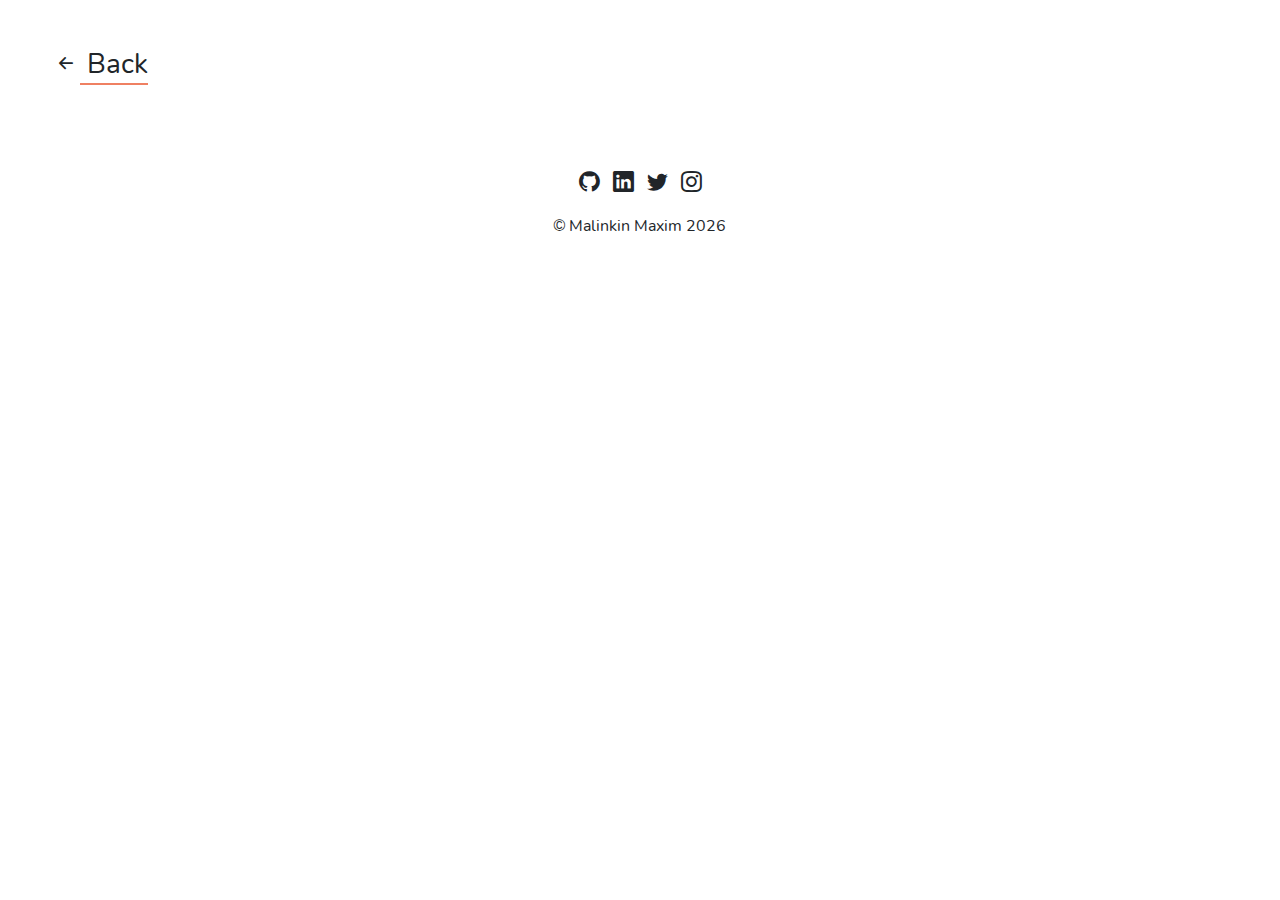
<file: html/works/kreative.html>
<!DOCTYPE html>
<html lang="en" dir="ltr">
  <head>
    <meta charset="utf-8">
    <meta name="viewport" content="width=device-width, initial-scale=1.0">
    <title>Portfolio</title>
    <link rel="stylesheet" href="../../css/normalize8.0.1.css">
    <link rel="stylesheet" href="../../css/bootstrap.min.css">
    <link rel="stylesheet" href="../../fonts/bootstrap-icons.css">
    <link rel="stylesheet" href="../../fonts/nunito/nunito.css">
    <link rel="stylesheet" href="../../css/main.css">
    <!--[if lt IE 9]>
      <script src="../../js/html5shiv.js"></script>
      <script src="../../js/respond.min.js"></script>
    <![endif]-->
    <script defer src="../../js/bootstrap.min.js" charset="utf-8"></script>
    <script defer src="../../js/main.js" charset="utf-8"></script>
  </head>
  <body>
    <section class="kreative">
      <div class="container py-4">
        <h3 class="py-4"><a href="../work.html#kreative"><i class="bi bi-arrow-left-short"></i><span class="works-headline"> Back</span></a></h3>

      </div>
    </section>
    <footer id="footer" class="footer">
      <div class="container py-4">
        <div class="text-center">
          <div class="flex gap-4 mb-6 justify-center">
            <a href="https://github.com/Rodiyz" target="_blank" class="footer-link__icon"><i class="bi bi-github"></i></a>
            <a href="https://www.linkedin.com/in/rodiyz/" target="_blank" class="footer-link__icon"><i class="bi bi-linkedin"></i></a>
            <a href="https://twitter.com/Rodiyz" target="_blank" class="footer-link__icon"><i class="bi bi-twitter"></i></a>
            <a href="https://www.instagram.com/rodiyz/" target="_blank" class="footer-link__icon"><i class="bi bi-instagram"></i></a>
          </div>
          <div class="footer-copy">
            <p>&copy Malinkin Maxim <spam class="footer-copy__date" id="footer-copy__date">0</spam></p>
          </div>
        </div>
      </div>
    </footer>
  </body>
</html>
</file>
<file: fonts/nunito/nunito.css>
@font-face {
    font-family: 'Nunito';
    src: local('Nunito SemiBold'), local('Nunito-SemiBold'), url('Nunitosemibold.woff2') format('woff2'), url('Nunitosemibold.woff') format('woff');
    font-weight: 600;
    font-style: normal;
}
@font-face {
    font-family: 'Nunito';
    src: local('Nunito ExtraBold'), local('Nunito-ExtraBold'), url('Nunitoextrabold.woff2') format('woff2'), url('Nunitoextrabold.woff') format('woff');
    font-weight: 800;
    font-style: normal;
}
@font-face {
    font-family: 'Nunito';
    src: local('Nunito SemiBold Italic'), local('Nunito-SemiBoldItalic'), url('Nunitosemibolditalic.woff2') format('woff2'), url('Nunitosemibolditalic.woff') format('woff');
    font-weight: 600;
    font-style: italic;
}
@font-face {
    font-family: 'Nunito';
    src: local('Nunito ExtraLight Italic'), local('Nunito-ExtraLightItalic'), url('Nunitoextralightitalic.woff2') format('woff2'), url('Nunitoextralightitalic.woff') format('woff');
    font-weight: 200;
    font-style: italic;
}
@font-face {
    font-family: 'Nunito';
    src: local('Nunito Bold'), local('Nunito-Bold'), url('Nunitobold.woff2') format('woff2'), url('Nunitobold.woff') format('woff');
    font-weight: 700;
    font-style: normal;
}
@font-face {
    font-family: 'Nunito';
    src: local('Nunito Regular'), local('Nunito-Regular'), url('Nunitoregular.woff2') format('woff2'), url('Nunitoregular.woff') format('woff');
    font-weight: 400;
    font-style: normal;
}
@font-face {
    font-family: 'Nunito';
    src: local('Nunito ExtraLight'), local('Nunito-ExtraLight'), url('Nunitoextralight.woff2') format('woff2'), url('Nunitoextralight.woff') format('woff');
    font-weight: 200;
    font-style: normal;
}
@font-face {
    font-family: 'Nunito';
    src: local('Nunito Light Italic'), local('Nunito-LightItalic'), url('Nunitolightitalic.woff2') format('woff2'), url('Nunitolightitalic.woff') format('woff');
    font-weight: 300;
    font-style: italic;
}
@font-face {
    font-family: 'Nunito';
    src: local('Nunito Black Italic'), local('Nunito-BlackItalic'), url('Nunitoblackitalic.woff2') format('woff2'), url('Nunitoblackitalic.woff') format('woff');
    font-weight: 900;
    font-style: italic;
}
@font-face {
    font-family: 'Nunito';
    src: local('Nunito Italic'), local('Nunito-Italic'), url('Nunitoitalic.woff2') format('woff2'), url('Nunitoitalic.woff') format('woff');
    font-weight: 400;
    font-style: italic;
}
@font-face {
    font-family: 'Nunito';
    src: local('Nunito ExtraBold Italic'), local('Nunito-ExtraBoldItalic'), url('Nunitoextrabolditalic.woff2') format('woff2'), url('Nunitoextrabolditalic.woff') format('woff');
    font-weight: 800;
    font-style: italic;
}
@font-face {
    font-family: 'Nunito';
    src: local('Nunito Bold Italic'), local('Nunito-BoldItalic'), url('Nunitobolditalic.woff2') format('woff2'), url('Nunitobolditalic.woff') format('woff');
    font-weight: 700;
    font-style: italic;
}
@font-face {
    font-family: 'Nunito';
    src: local('Nunito Black'), local('Nunito-Black'), url('Nunitoblack.woff2') format('woff2'), url('Nunitoblack.woff') format('woff');
    font-weight: 900;
    font-style: normal;
}
@font-face {
    font-family: 'Nunito';
    src: local('Nunito Light'), local('Nunito-Light'), url('Nunitolight.woff2') format('woff2'), url('Nunitolight.woff') format('woff');
    font-weight: 300;
    font-style: normal;
}
</file>
<file: css/main.css>
* {
  -webkit-box-sizing: border-box;
          box-sizing: border-box;
}

html {
  font-size: 16px;
}

body {
  min-height: 100%;
  font-family: "Nunito", arial, sans-serif;
  font-size: 1.8rem;
  line-height: 1.5em;
}

a {
  text-decoration: none;
  -webkit-box-sizing: border-box;
          box-sizing: border-box;
  color: inherit;
}
a:hover {
  text-decoration: none;
  color: inherit;
}

.container {
  max-width: 1200px;
}

.header-nav__logo {
  font-weight: bold;
  font-style: italic;
  font-size: 1.5rem;
}

.header-nav__menu {
  -webkit-margin-before: 1em;
          margin-block-start: 1em;
  -webkit-margin-after: 1em;
          margin-block-end: 1em;
  -webkit-margin-start: 0px;
     -moz-margin-start: 0px;
          margin-inline-start: 0px;
  -webkit-margin-end: 0px;
     -moz-margin-end: 0px;
          margin-inline-end: 0px;
  font-size: 1.2rem;
}

.header-nav-menu__item {
  list-style: none;
  list-style-image: none;
  list-style-position: outside;
  margin: 0;
  padding: 0;
  display: inline-block;
}
.header-nav-menu__item a {
  display: block;
  width: 100%;
  padding: 5px 20px;
  border: 1px solid transparent;
  border-radius: 2px;
}
.header-nav-menu__item a:hover {
  background-color: #6DA49A;
  -webkit-transition: 1s;
  transition: 1s;
}

.footer {
  -webkit-box-flex: 0;
      -ms-flex: 0 0 auto;
          flex: 0 0 auto;
  font-size: 1.3rem;
}

.footer-link__icon {
  padding: 0 4px;
}
.footer-link__icon:hover {
  color: #366F90;
  -webkit-transition: 1s;
  transition: 1s;
}

.footer-copy {
  font-size: 1rem;
}

.about {
  -webkit-box-flex: 1;
      -ms-flex: 1 0 auto;
          flex: 1 0 auto;
  font-size: 1rem;
  line-height: 2rem;
}

.about-text {
  font-size: 1.1rem;
}

.about-headline {
  border-bottom: 2px solid #EF8062;
}

.main-btn-left {
  display: block;
  padding: 0.1rem 1.1rem;
  border-radius: 0.3rem;
  font-size: 1.25rem;
  color: #fff;
  background-color: #366F90;
  border-color: #366F90;
}
.main-btn-left:hover {
  color: #fff;
  background-color: #58A1C7;
  border-color: #58A1C7;
}

.main-btn-right {
  display: block;
  padding: 0.1rem 1.1rem;
  border: 1px solid #B0B271;
  border-radius: 0.3rem;
  font-size: 1.25rem;
  color: #B0B271;
}
.main-btn-right:hover {
  color: #fff;
  background-color: #6DA49A;
  border-color: #6DA49A;
}

.works-headline {
  border-bottom: 2px solid #EF8062;
}

.works-headline-landing {
  color: #fff;
  background-color: #1186CD;
  padding: 0.1rem 1rem;
  border-radius: 100px;
}

.works-container {
  text-align: left;
  margin-left: auto;
  margin-right: auto;
}

.works-card {
  -webkit-box-shadow: 0px 0px 10px rgba(0, 0, 0, 0.16);
          box-shadow: 0px 0px 10px rgba(0, 0, 0, 0.16);
  max-width: 40%;
}

.works-card-img {
  max-height: 18rem;
  overflow: hidden;
}

.works-card-p {
  font-size: 1.2rem;
  line-height: 1.5;
}

.works-btn {
  color: #fff;
  background-color: #404041;
  border-color: #404041;
  padding: 0.5rem 1.5rem;
  -webkit-transition: none;
  transition: none;
  -webkit-box-shadow: none;
          box-shadow: none;
}
.works-btn:hover {
  color: #fff;
  background-color: #212529;
  border-color: #212529;
  -webkit-box-shadow: none;
          box-shadow: none;
}
.works-btn:focus {
  -webkit-transition: none;
  transition: none;
  -webkit-box-shadow: none;
          box-shadow: none;
}

.works-btn-git {
  color: #fff;
  background-color: #404041;
  border-color: #404041;
  padding: 0.5rem 1.2rem;
  -webkit-transition: none;
  transition: none;
  -webkit-box-shadow: none;
          box-shadow: none;
}
.works-btn-git:hover {
  color: #fff;
  background-color: #212529;
  border-color: #212529;
  -webkit-box-shadow: none;
          box-shadow: none;
}
.works-btn-git:focus {
  -webkit-transition: none;
  transition: none;
  -webkit-box-shadow: none;
          box-shadow: none;
}

.contact-form {
  font-size: 1.5rem;
}

.contact-button {
  color: #fff;
  background-color: #366F90;
  border-color: #366F90;
}
.contact-button:hover {
  color: #fff;
  background-color: #58A1C7;
  border-color: #58A1C7;
}

.resume-headline {
  margin: auto 0;
  font-size: 1.5rem;
  line-height: 1.5rem;
}

.resume-headline-link {
  display: block;
  padding: 4px 3px;
  border-radius: 4px;
  background-color: #df0000;
  color: white;
}

.resume-telegram {
  font-size: 1.2rem;
}

.bi-telegram {
  font-size: 1.5rem;
}

.resume-email {
  font-size: 1.2rem;
}

.bi-envelope-fill {
  font-size: 1.5rem;
}

.education-headline {
  font-size: 1rem;
  margin: 0;
}

.experience-article {
  font-size: 1rem;
  line-height: 1rem;
}

.skills li {
  font-size: 1.2rem;
}

@media (max-width: 576px) {
  .header-nav {
    padding: 1rem 0;
  }

  .header-nav-container {
    display: none;
  }

  .header-mobile-container {
    display: none;
  }

  .header-mobile-container__open {
    display: block;
  }

  .open-menu {
    display: block;
  }

  .closed-menu {
    display: none;
  }

  .header-nav-menu__item {
    list-style: none;
    list-style-image: none;
    list-style-position: outside;
    margin: 0;
    padding: 0;
    display: block;
  }
  .header-nav-menu__item a {
    display: block;
    width: 100%;
    padding: 3px 1px;
    border: 1px solid transparent;
    border-radius: 2px;
  }
  .header-nav-menu__item a:hover {
    background-color: #6DA49A;
    -webkit-transition: 1s;
    transition: 1s;
  }

  .main-img {
    -webkit-box-pack: center;
        -ms-flex-pack: center;
            justify-content: center;
    padding: 1.8rem 0 0.5rem 0;
  }

  .main-btn-container {
    display: -webkit-box;
    display: -ms-flexbox;
    display: flex;
    -webkit-box-orient: horizontal;
    -webkit-box-direction: normal;
        -ms-flex-direction: row;
            flex-direction: row;
    -webkit-box-pack: center;
        -ms-flex-pack: center;
            justify-content: center;
  }

  .main-btn-left {
    margin: 0 1rem;
  }

  .contact-form {
    display: none;
  }

  .contact-mobile {
    display: none;
  }

  .footer-mobile {
    display: block;
  }
}
@media (min-width: 576px) {
  .header-mobile-container {
    display: none;
  }

  .open-menu {
    display: none;
  }

  .closed-menu {
    display: none;
  }

  .footer-mobile {
    display: none;
  }
}

/*# sourceMappingURL=main.css.map */
</file>
<file: css/normalize8.0.1.css>
/*! normalize.css v8.0.1 | MIT License | github.com/necolas/normalize.css */

/* Document
   ========================================================================== */

/**
 * 1. Correct the line height in all browsers.
 * 2. Prevent adjustments of font size after orientation changes in iOS.
 */

html {
  line-height: 1.15; /* 1 */
  -webkit-text-size-adjust: 100%; /* 2 */
}

/* Sections
   ========================================================================== */

/**
 * Remove the margin in all browsers.
 */

body {
  margin: 0;
}

/**
 * Render the `main` element consistently in IE.
 */

main {
  display: block;
}

/**
 * Correct the font size and margin on `h1` elements within `section` and
 * `article` contexts in Chrome, Firefox, and Safari.
 */

h1 {
  font-size: 2em;
  margin: 0.67em 0;
}

/* Grouping content
   ========================================================================== */

/**
 * 1. Add the correct box sizing in Firefox.
 * 2. Show the overflow in Edge and IE.
 */

hr {
  box-sizing: content-box; /* 1 */
  height: 0; /* 1 */
  overflow: visible; /* 2 */
}

/**
 * 1. Correct the inheritance and scaling of font size in all browsers.
 * 2. Correct the odd `em` font sizing in all browsers.
 */

pre {
  font-family: monospace, monospace; /* 1 */
  font-size: 1em; /* 2 */
}

/* Text-level semantics
   ========================================================================== */

/**
 * Remove the gray background on active links in IE 10.
 */

a {
  background-color: transparent;
}

/**
 * 1. Remove the bottom border in Chrome 57-
 * 2. Add the correct text decoration in Chrome, Edge, IE, Opera, and Safari.
 */

abbr[title] {
  border-bottom: none; /* 1 */
  text-decoration: underline; /* 2 */
  text-decoration: underline dotted; /* 2 */
}

/**
 * Add the correct font weight in Chrome, Edge, and Safari.
 */

b,
strong {
  font-weight: bolder;
}

/**
 * 1. Correct the inheritance and scaling of font size in all browsers.
 * 2. Correct the odd `em` font sizing in all browsers.
 */

code,
kbd,
samp {
  font-family: monospace, monospace; /* 1 */
  font-size: 1em; /* 2 */
}

/**
 * Add the correct font size in all browsers.
 */

small {
  font-size: 80%;
}

/**
 * Prevent `sub` and `sup` elements from affecting the line height in
 * all browsers.
 */

sub,
sup {
  font-size: 75%;
  line-height: 0;
  position: relative;
  vertical-align: baseline;
}

sub {
  bottom: -0.25em;
}

sup {
  top: -0.5em;
}

/* Embedded content
   ========================================================================== */

/**
 * Remove the border on images inside links in IE 10.
 */

img {
  border-style: none;
}

/* Forms
   ========================================================================== */

/**
 * 1. Change the font styles in all browsers.
 * 2. Remove the margin in Firefox and Safari.
 */

button,
input,
optgroup,
select,
textarea {
  font-family: inherit; /* 1 */
  font-size: 100%; /* 1 */
  line-height: 1.15; /* 1 */
  margin: 0; /* 2 */
}

/**
 * Show the overflow in IE.
 * 1. Show the overflow in Edge.
 */

button,
input { /* 1 */
  overflow: visible;
}

/**
 * Remove the inheritance of text transform in Edge, Firefox, and IE.
 * 1. Remove the inheritance of text transform in Firefox.
 */

button,
select { /* 1 */
  text-transform: none;
}

/**
 * Correct the inability to style clickable types in iOS and Safari.
 */

button,
[type="button"],
[type="reset"],
[type="submit"] {
  -webkit-appearance: button;
}

/**
 * Remove the inner border and padding in Firefox.
 */

button::-moz-focus-inner,
[type="button"]::-moz-focus-inner,
[type="reset"]::-moz-focus-inner,
[type="submit"]::-moz-focus-inner {
  border-style: none;
  padding: 0;
}

/**
 * Restore the focus styles unset by the previous rule.
 */

button:-moz-focusring,
[type="button"]:-moz-focusring,
[type="reset"]:-moz-focusring,
[type="submit"]:-moz-focusring {
  outline: 1px dotted ButtonText;
}

/**
 * Correct the padding in Firefox.
 */

fieldset {
  padding: 0.35em 0.75em 0.625em;
}

/**
 * 1. Correct the text wrapping in Edge and IE.
 * 2. Correct the color inheritance from `fieldset` elements in IE.
 * 3. Remove the padding so developers are not caught out when they zero out
 *    `fieldset` elements in all browsers.
 */

legend {
  box-sizing: border-box; /* 1 */
  color: inherit; /* 2 */
  display: table; /* 1 */
  max-width: 100%; /* 1 */
  padding: 0; /* 3 */
  white-space: normal; /* 1 */
}

/**
 * Add the correct vertical alignment in Chrome, Firefox, and Opera.
 */

progress {
  vertical-align: baseline;
}

/**
 * Remove the default vertical scrollbar in IE 10+.
 */

textarea {
  overflow: auto;
}

/**
 * 1. Add the correct box sizing in IE 10.
 * 2. Remove the padding in IE 10.
 */

[type="checkbox"],
[type="radio"] {
  box-sizing: border-box; /* 1 */
  padding: 0; /* 2 */
}

/**
 * Correct the cursor style of increment and decrement buttons in Chrome.
 */

[type="number"]::-webkit-inner-spin-button,
[type="number"]::-webkit-outer-spin-button {
  height: auto;
}

/**
 * 1. Correct the odd appearance in Chrome and Safari.
 * 2. Correct the outline style in Safari.
 */

[type="search"] {
  -webkit-appearance: textfield; /* 1 */
  outline-offset: -2px; /* 2 */
}

/**
 * Remove the inner padding in Chrome and Safari on macOS.
 */

[type="search"]::-webkit-search-decoration {
  -webkit-appearance: none;
}

/**
 * 1. Correct the inability to style clickable types in iOS and Safari.
 * 2. Change font properties to `inherit` in Safari.
 */

::-webkit-file-upload-button {
  -webkit-appearance: button; /* 1 */
  font: inherit; /* 2 */
}

/* Interactive
   ========================================================================== */

/*
 * Add the correct display in Edge, IE 10+, and Firefox.
 */

details {
  display: block;
}

/*
 * Add the correct display in all browsers.
 */

summary {
  display: list-item;
}

/* Misc
   ========================================================================== */

/**
 * Add the correct display in IE 10+.
 */

template {
  display: none;
}

/**
 * Add the correct display in IE 10.
 */

[hidden] {
  display: none;
}
</file>
